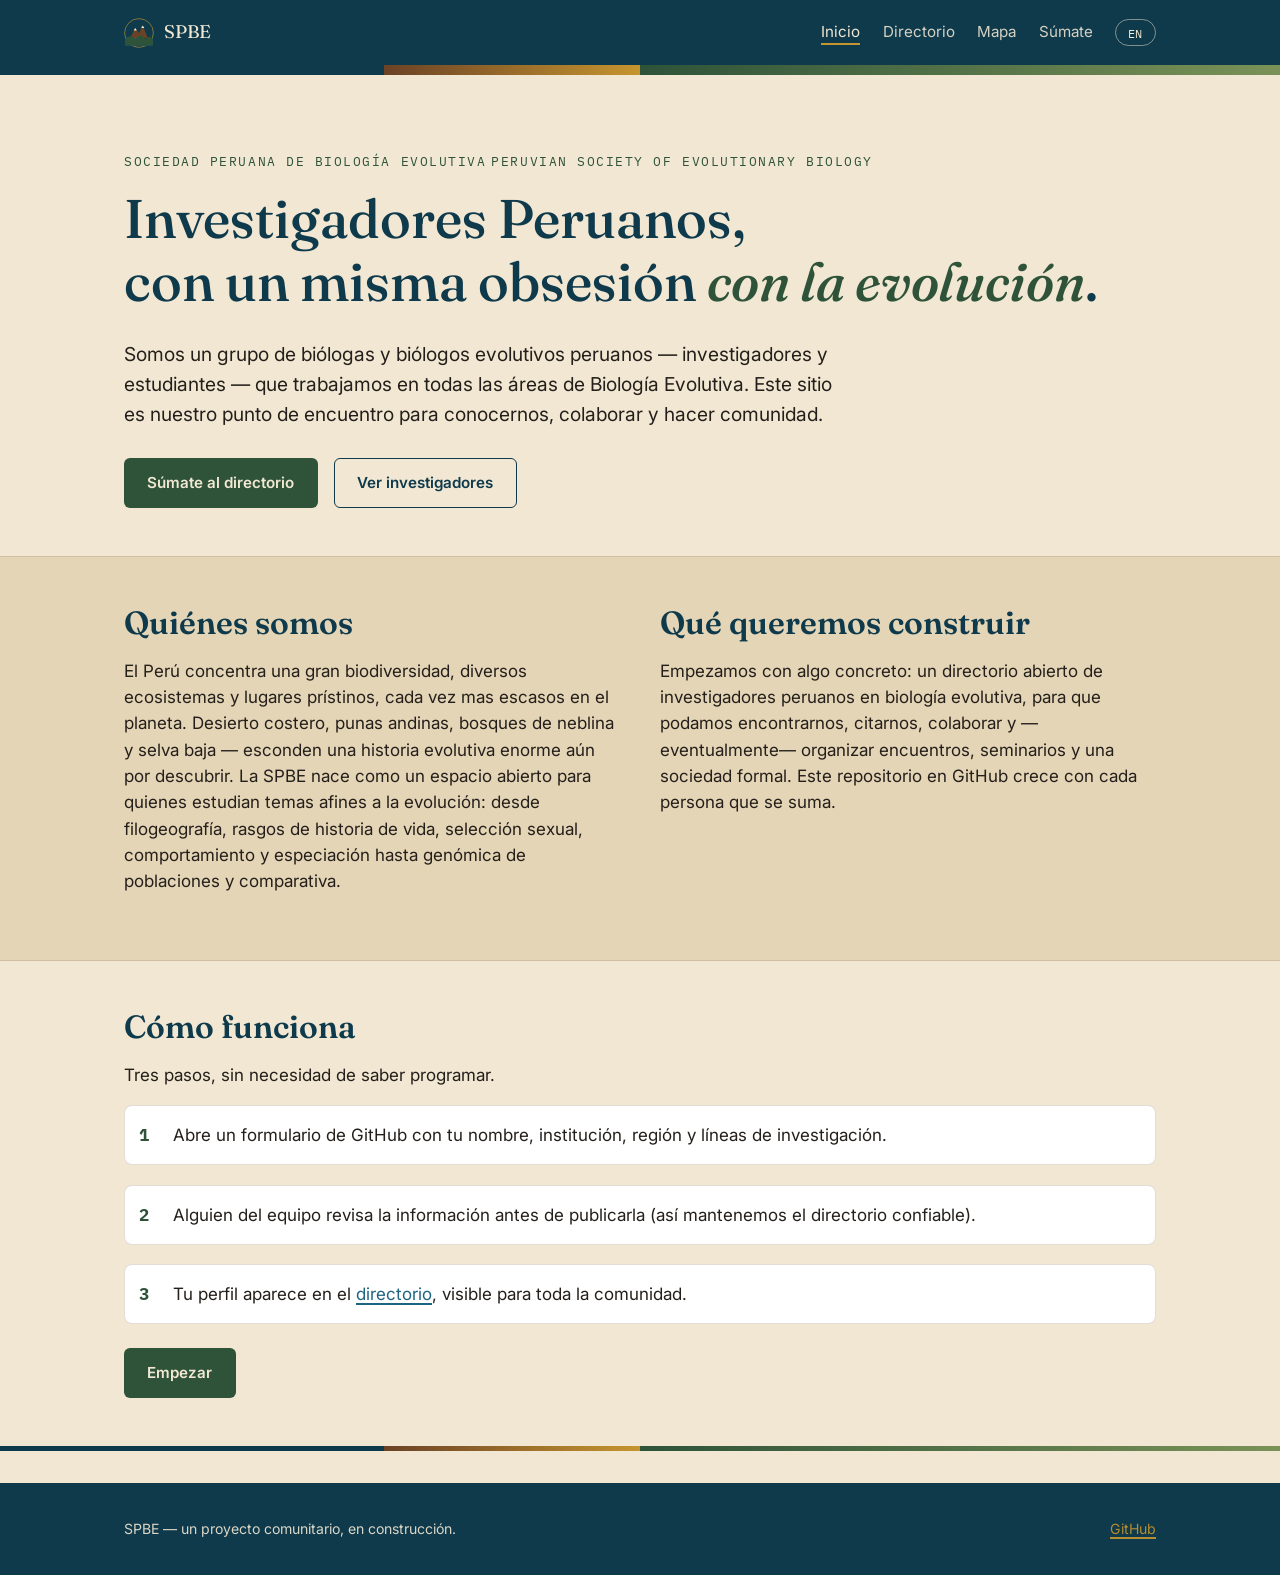
<file: index.html>
<!DOCTYPE html>
<html lang="es">
<head>
<meta charset="UTF-8">
<meta name="viewport" content="width=device-width, initial-scale=1.0">
<title>SPBE — Sociedad Peruana de Biología Evolutiva</title>
<meta name="description" content="Sociedad Peruana de Biología Evolutiva: comunidad de investigadores de evolución Peruanos.">
<link rel="preconnect" href="https://fonts.googleapis.com">
<link href="https://fonts.googleapis.com/css2?family=Fraunces:ital,wght@0,400;0,500;0,600;1,500&family=Inter:wght@400;500;600;700&family=IBM+Plex+Mono:ital@0;1&display=swap" rel="stylesheet">
<link rel="stylesheet" href="assets/style.css">
</head>
<body>

<header class="site-header">
  <div class="wrap">
    <a class="brand" href="index.html">
      <img class="brand-mark" src="assets/logo.svg" alt="">
      <span>SPBE</span>
    </a>
    <nav class="site-nav">
      <a href="index.html" class="active" data-lang="es">Inicio</a>
      <a href="index.html" class="active" data-lang="en">Home</a>
      <a href="directorio.html" data-lang="es">Directorio</a>
      <a href="directorio.html" data-lang="en">Directory</a>
      <a href="mapa.html" data-lang="es">Mapa</a>
      <a href="mapa.html" data-lang="en">Map</a>
      <a href="unirse.html" data-lang="es">Súmate</a>
      <a href="unirse.html" data-lang="en">Join</a>
      <button id="lang-toggle" type="button">EN</button>
    </nav>
  </div>
</header>
<div class="region-band"></div>

<!-- TODO: photo gallery goes here (coast / Andes / rainforest) -->

<main>
  <section class="hero">
    <div class="wrap">
      <span class="eyebrow" data-lang="es">Sociedad Peruana de Biología Evolutiva</span>
      <span class="eyebrow" data-lang="en">Peruvian Society of Evolutionary Biology</span>

      <h1 data-lang="es">Investigadores Peruanos,<br> con un misma obsesión <em>con la evolución</em>.</h1>
      <h1 data-lang="en">Peruvian researchers,<br> with the same obsession <em>for evolution</em>.</h1>

      <p class="lead" data-lang="es">
        Somos un grupo de biólogas y biólogos evolutivos peruanos —
        investigadores y estudiantes — que trabajamos en todas las áreas de Biología Evolutiva.
        Este sitio es nuestro punto de encuentro para conocernos, colaborar y hacer comunidad.
      </p>
      <p class="lead" data-lang="en">
        We are a group of Peruvian evolutionary biologists —
        researchers, and students — working in all areas of evolutionary biology.
        This site is our meeting point to get to know each other, collaborate and build community.
      </p>

      <div class="hero-actions">
        <a class="btn btn-primary" href="unirse.html" data-lang="es">Súmate al directorio</a>
        <a class="btn btn-primary" href="unirse.html" data-lang="en">Join the directory</a>
        <a class="btn btn-outline" href="directorio.html" data-lang="es">Ver investigadores</a>
        <a class="btn btn-outline" href="directorio.html" data-lang="en">Browse researchers</a>
      </div>
    </div>
  </section>

  <section class="section-alt">
    <div class="wrap two-col">
      <div>
        <h2 data-lang="es">Quiénes somos</h2>
        <h2 data-lang="en">Who we are</h2>
        <p data-lang="es">
          El Perú concentra una gran biodiversidad, diversos ecosistemas y
          lugares prístinos, cada vez mas escasos en el planeta. Desierto
          costero, punas andinas, bosques de neblina y selva baja — esconden
          una historia evolutiva enorme aún por descubrir. La SPBE nace como
          un espacio abierto para quienes estudian temas afines a la evolución:
          desde filogeografía, rasgos de historia de vida, selección sexual,
          comportamiento y especiación hasta genómica de poblaciones y comparativa.
        </p>
        <p data-lang="en">
          Peru holds a great biodiversity, different ecosystems and pristine
          places nowadays more and more scarse in the planet. Coastal desert,
          Andean puna, cloud forest, and lowland rainforest — hide an evolutionary
          story still to be discovered. SPBE begins as an open space for the people
          studying subjects within evolution: from phylogeography, life history traits,
          sexual selection, behaviour and speciation to
          population genomics and comparative genomics.
        </p>
      </div>
      <div>
        <h2 data-lang="es">Qué queremos construir</h2>
        <h2 data-lang="en">What we want to build</h2>
        <p data-lang="es">
          Empezamos con algo concreto: un directorio abierto de investigadores
          peruanos en biología evolutiva, para que podamos encontrarnos,
          citarnos, colaborar y —eventualmente— organizar encuentros,
          seminarios y una sociedad formal. Este repositorio en GitHub crece
          con cada persona que se suma.
        </p>
        <p data-lang="en">
          We're starting with something concrete: an open directory of
          Peruvian evolutionary biology researchers, so we can find each
          other, cite each other's work, collaborate, and — eventually —
          organize meetings, seminars, and a formal society. This GitHub
          repository grows with every person who joins.
        </p>
      </div>
    </div>
  </section>

  <section>
    <div class="wrap">
      <h2 data-lang="es">Cómo funciona</h2>
      <h2 data-lang="en">How it works</h2>
      <p data-lang="es">Tres pasos, sin necesidad de saber programar.</p>
      <p data-lang="en">Three steps, no coding required.</p>
      <ol class="steps">
        <li>
          <span data-lang="es">Abre un formulario de GitHub con tu nombre, institución, región y líneas de investigación.</span>
          <span data-lang="en">Open a GitHub form with your name, institution, region, and research interests.</span>
        </li>
        <li>
          <span data-lang="es">Alguien del equipo revisa la información antes de publicarla (así mantenemos el directorio confiable).</span>
          <span data-lang="en">Someone on the team reviews the information before it's published (this keeps the directory reliable).</span>
        </li>
        <li>
          <span data-lang="es">Tu perfil aparece en el <a href="directorio.html">directorio</a>, visible para toda la comunidad.</span>
          <span data-lang="en">Your profile appears in the <a href="directorio.html">directory</a>, visible to the whole community.</span>
        </li>
      </ol>
      <div class="hero-actions" style="margin-top:1.5rem">
        <a class="btn btn-primary" href="unirse.html" data-lang="es">Empezar</a>
        <a class="btn btn-primary" href="unirse.html" data-lang="en">Get started</a>
      </div>
    </div>
  </section>
</main>

<div class="region-band thin"></div>
<footer>
  <div class="wrap">
    <span data-lang="es">SPBE — un proyecto comunitario, en construcción.</span>
    <span data-lang="en">SPBE — a community project, under construction.</span>
    <a data-repo-link href="#" target="_blank" rel="noopener">GitHub</a>
  </div>
</footer>

<script src="assets/main.js"></script>
</body>
</html>
</file>
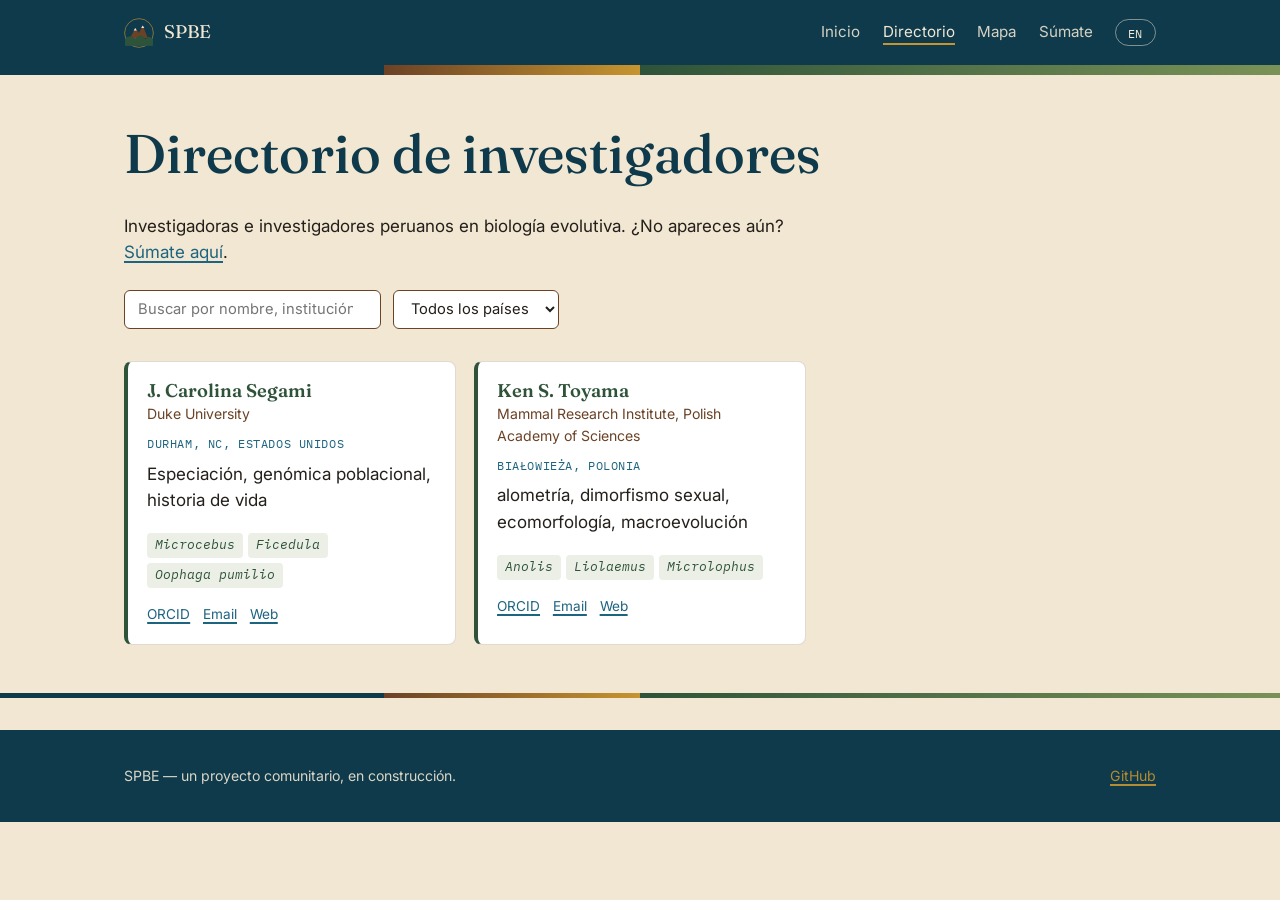
<file: directorio.html>
<!DOCTYPE html>
<html lang="es">
<head>
<meta charset="UTF-8">
<meta name="viewport" content="width=device-width, initial-scale=1.0">
<title>Directorio — SPBE</title>
<link rel="preconnect" href="https://fonts.googleapis.com">
<link href="https://fonts.googleapis.com/css2?family=Fraunces:ital,wght@0,400;0,500;0,600;1,500&family=Inter:wght@400;500;600;700&family=IBM+Plex+Mono:ital@0;1&display=swap" rel="stylesheet">
<link rel="stylesheet" href="assets/style.css">
</head>
<body>

<header class="site-header">
  <div class="wrap">
    <a class="brand" href="index.html">
      <img class="brand-mark" src="assets/logo.svg" alt="">
      <span>SPBE</span>
    </a>
    <nav class="site-nav">
      <a href="index.html" data-lang="es">Inicio</a>
      <a href="index.html" data-lang="en">Home</a>
      <a href="directorio.html" class="active" data-lang="es">Directorio</a>
      <a href="directorio.html" class="active" data-lang="en">Directory</a>
      <a href="mapa.html" data-lang="es">Mapa</a>
      <a href="mapa.html" data-lang="en">Map</a>
      <a href="unirse.html" data-lang="es">Súmate</a>
      <a href="unirse.html" data-lang="en">Join</a>
      <button id="lang-toggle" type="button">EN</button>
    </nav>
  </div>
</header>
<div class="region-band"></div>

<main>
  <section>
    <div class="wrap">
      <h1 data-lang="es">Directorio de investigadores</h1>
      <h1 data-lang="en">Researcher directory</h1>
      <p data-lang="es">Investigadoras e investigadores peruanos en biología evolutiva. ¿No apareces aún? <a href="unirse.html">Súmate aquí</a>.</p>
      <p data-lang="en">Peruvian researchers in evolutionary biology. Not listed yet? <a href="unirse.html">Add yourself</a>.</p>

      <div id="dir-sample-notice" class="empty-state" style="display:none; margin-bottom:1.5rem;">
        <span data-lang="es">Aún no hay <code>data/researchers.json</code> publicado — estás viendo perfiles de ejemplo. Súmate para ser la primera entrada real.</span>
        <span data-lang="en">No <code>data/researchers.json</code> published yet — you're seeing sample profiles. Join to be the first real entry.</span>
      </div>

      <div class="dir-controls">
        <input id="dir-search" type="search" placeholder="Buscar por nombre, institución, taxón..."
               data-placeholder-es="Buscar por nombre, institución, taxón..."
               data-placeholder-en="Search by name, institution, taxon...">
                <select id="dir-country">
          <option value="" data-label-es="Todos los países" data-label-en="All countries">Todos los países</option>
          <!-- Country options are added automatically by main.js, based on who's actually in the directory. -->
        </select>
      </div>

      <div id="dir-grid" class="dir-grid"></div>
    </div>
  </section>
</main>

<div class="region-band thin"></div>
<footer>
  <div class="wrap">
    <span data-lang="es">SPBE — un proyecto comunitario, en construcción.</span>
    <span data-lang="en">SPBE — a community project, under construction.</span>
    <a data-repo-link href="#" target="_blank" rel="noopener">GitHub</a>
  </div>
</footer>

<script src="assets/countries.js"></script>
<script src="assets/directory-data.js"></script>
<script src="assets/main.js"></script>
</body>
</html>
</file>
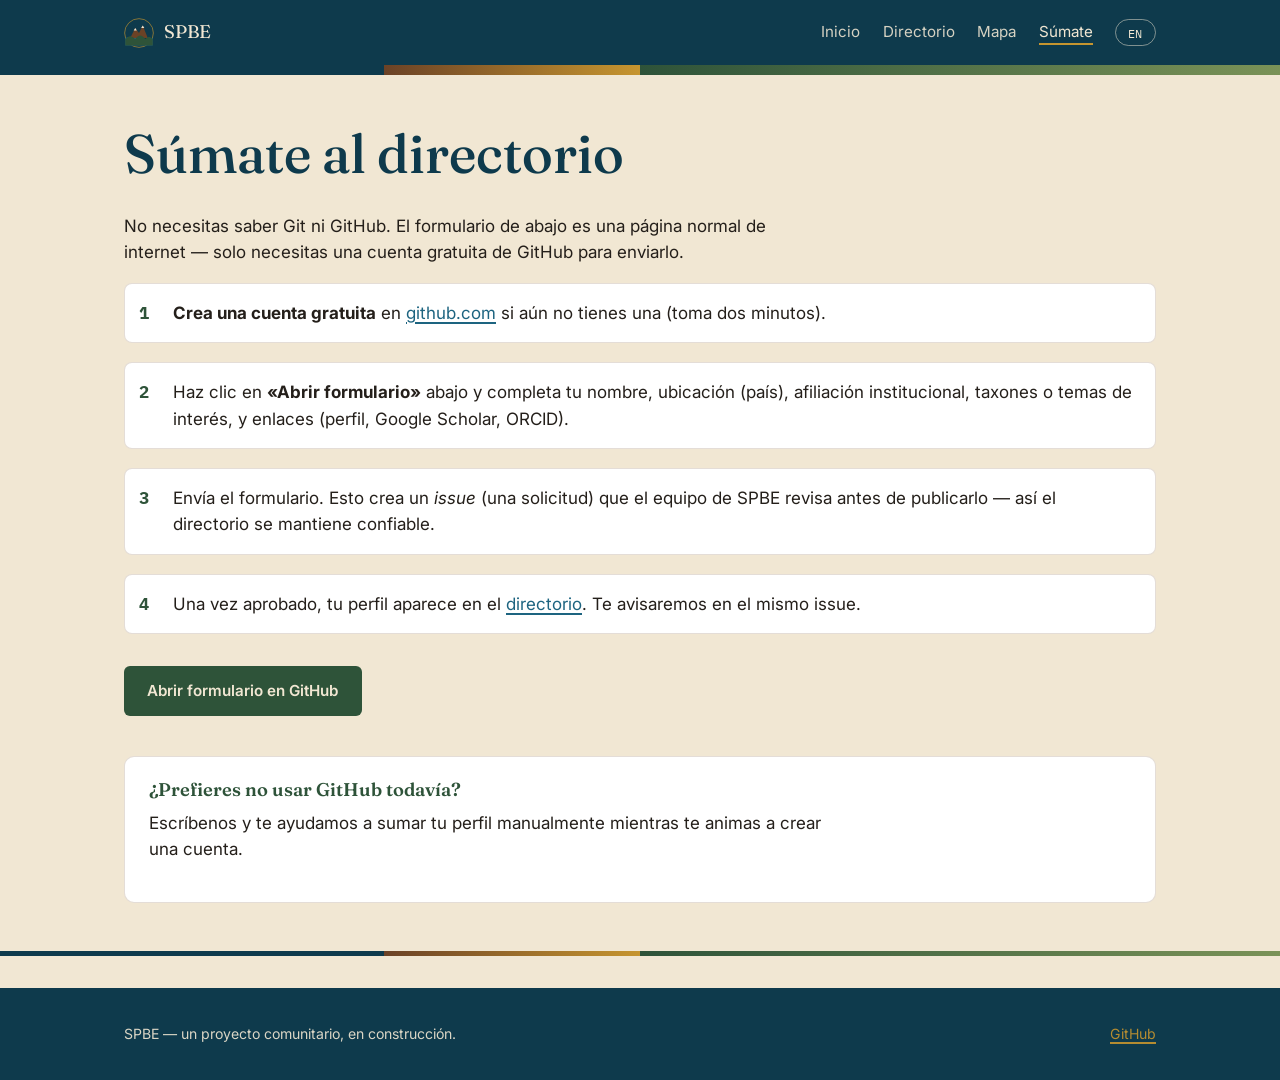
<file: unirse.html>
<!DOCTYPE html>
<html lang="es">
<head>
<meta charset="UTF-8">
<meta name="viewport" content="width=device-width, initial-scale=1.0">
<title>Súmate — SPBE</title>
<link rel="preconnect" href="https://fonts.googleapis.com">
<link href="https://fonts.googleapis.com/css2?family=Fraunces:ital,wght@0,400;0,500;0,600;1,500&family=Inter:wght@400;500;600;700&family=IBM+Plex+Mono:ital@0;1&display=swap" rel="stylesheet">
<link rel="stylesheet" href="assets/style.css">
</head>
<body>

<header class="site-header">
  <div class="wrap">
    <a class="brand" href="index.html">
      <img class="brand-mark" src="assets/logo.svg" alt="">
      <span>SPBE</span>
    </a>
    <nav class="site-nav">
      <a href="index.html" data-lang="es">Inicio</a>
      <a href="index.html" data-lang="en">Home</a>
      <a href="directorio.html" data-lang="es">Directorio</a>
      <a href="directorio.html" data-lang="en">Directory</a>
      <a href="mapa.html" data-lang="es">Mapa</a>
      <a href="mapa.html" data-lang="en">Map</a>
      <a href="unirse.html" class="active" data-lang="es">Súmate</a>
      <a href="unirse.html" class="active" data-lang="en">Join</a>
      <button id="lang-toggle" type="button">EN</button>
    </nav>
  </div>
</header>
<div class="region-band"></div>

<main>
  <section>
    <div class="wrap">
      <h1 data-lang="es">Súmate al directorio</h1>
      <h1 data-lang="en">Join the directory</h1>
      <p data-lang="es">
        No necesitas saber Git ni GitHub. El formulario de abajo es una página
        normal de internet — solo necesitas una cuenta gratuita de GitHub
        para enviarlo.
      </p>
      <p data-lang="en">
        You don't need to know Git or GitHub. The form below is a normal web
        page — you just need a free GitHub account to submit it.
      </p>

      <ol class="steps">
        <li>
          <span data-lang="es"><strong>Crea una cuenta gratuita</strong> en <a href="https://github.com/signup" target="_blank" rel="noopener">github.com</a> si aún no tienes una (toma dos minutos).</span>
          <span data-lang="en"><strong>Create a free account</strong> at <a href="https://github.com/signup" target="_blank" rel="noopener">github.com</a> if you don't have one yet (takes two minutes).</span>
        </li>
        <li>
                    <span data-lang="es">Haz clic en <strong>«Abrir formulario»</strong> abajo y completa tu nombre, ubicación (país), afiliación institucional, taxones o temas de interés, y enlaces (perfil, Google Scholar, ORCID).</span>
          <span data-lang="en">Click <strong>"Open form"</strong> below and fill in your name, location (country), institutional affiliation, taxa or research interests, and links (profile, Google Scholar, ORCID).</span>
        </li>
        <li>
          <span data-lang="es">Envía el formulario. Esto crea un <em>issue</em> (una solicitud) que el equipo de SPBE revisa antes de publicarlo — así el directorio se mantiene confiable.</span>
          <span data-lang="en">Submit the form. This creates an <em>issue</em> (a request) that the SPBE team reviews before publishing — this keeps the directory reliable.</span>
        </li>
        <li>
          <span data-lang="es">Una vez aprobado, tu perfil aparece en el <a href="directorio.html">directorio</a>. Te avisaremos en el mismo issue.</span>
          <span data-lang="en">Once approved, your profile appears in the <a href="directorio.html">directory</a>. We'll notify you on the same issue.</span>
        </li>
      </ol>

      <div class="hero-actions" style="margin-top:2rem">
        <a class="btn btn-primary" data-issue-link href="#" target="_blank" rel="noopener" data-lang="es">Abrir formulario en GitHub</a>
        <a class="btn btn-primary" data-issue-link href="#" target="_blank" rel="noopener" data-lang="en">Open form on GitHub</a>
      </div>

      <div class="card" style="margin-top:2.5rem">
        <h3 data-lang="es">¿Prefieres no usar GitHub todavía?</h3>
        <h3 data-lang="en">Prefer not to use GitHub yet?</h3>
        <p data-lang="es">Escríbenos y te ayudamos a sumar tu perfil manualmente mientras te animas a crear una cuenta.</p>
        <p data-lang="en">Reach out and we'll help add your profile manually while you get set up with an account.</p>
      </div>
    </div>
  </section>
</main>

<div class="region-band thin"></div>
<footer>
  <div class="wrap">
    <span data-lang="es">SPBE — un proyecto comunitario, en construcción.</span>
    <span data-lang="en">SPBE — a community project, under construction.</span>
    <a data-repo-link href="#" target="_blank" rel="noopener">GitHub</a>
  </div>
</footer>

<script src="assets/main.js"></script>
</body>
</html>
</file>
<file: assets/style.css>
/* =========================================================
   SPBE — Sociedad Peruana de Biología Evolutiva
   Design tokens: three regions of Peru as one motif —
   Costa (sea deep blue) · Sierra (Andes brown/gold) · Selva (rainforest green)
   ========================================================= */

:root {
  /* Color: named after what they represent, not generic swatch names */
  --sea-deep:     #0E3A4C;  /* Pacific at dusk — dark backgrounds, header */
  --sea-mid:      #1D6480;  /* shallow coastal water — links, secondary accents */
  --forest:       #2E5339;  /* rainforest canopy — primary actions, headings */
  --forest-light: #7A9257;  /* cloud-forest moss — tags, hovers */
  --andes-brown:  #6B4226;  /* high-Andes soil — borders, rules */
  --gold:         #C6952F;  /* Inca gold — sparing highlight only */
  --sand:         #F1E7D3;  /* altiplano paper — page background */
  --sand-deep:    #E4D5B7;  /* card background, slightly deeper sand */
  --ink:          #241F1A;  /* warm near-black — body text */

  --font-display: "Fraunces", "Iowan Old Style", serif;
  --font-body: "Inter", -apple-system, BlinkMacSystemFont, sans-serif;
  --font-mono: "IBM Plex Mono", ui-monospace, monospace;

  --max-w: 1080px;
}

* { box-sizing: border-box; }

html { scroll-behavior: smooth; }

@media (prefers-reduced-motion: reduce) {
  html { scroll-behavior: auto; }
  * { animation-duration: 0.001ms !important; transition-duration: 0.001ms !important; }
}

body {
  margin: 0;
  background: var(--sand);
  color: var(--ink);
  font-family: var(--font-body);
  line-height: 1.55;
  font-size: 17px;
}

h1, h2, h3 {
  font-family: var(--font-display);
  font-weight: 600;
  color: var(--sea-deep);
  line-height: 1.15;
  margin: 0 0 0.5em;
}

h1 { font-size: clamp(2.1rem, 5vw, 3.4rem); font-weight: 500; }
h2 { font-size: clamp(1.5rem, 3vw, 2rem); }
h3 { font-size: 1.15rem; color: var(--forest); }

p { margin: 0 0 1em; max-width: 62ch; }

a { color: var(--sea-mid); text-decoration-thickness: 1.5px; text-underline-offset: 3px; }
a:hover { color: var(--forest); }

a:focus-visible, button:focus-visible, input:focus-visible, select:focus-visible, textarea:focus-visible {
  outline: 3px solid var(--gold);
  outline-offset: 2px;
}

.wrap {
  max-width: var(--max-w);
  margin: 0 auto;
  padding: 0 1.5rem;
}

/* ---------- Header ---------- */

.site-header {
  background: var(--sea-deep);
  color: var(--sand);
  padding: 1.1rem 0;
}

.site-header .wrap {
  display: flex;
  align-items: center;
  justify-content: space-between;
  gap: 1rem;
  flex-wrap: wrap;
}

.brand {
  display: flex;
  align-items: center;
  gap: 0.6rem;
  color: var(--sand);
  text-decoration: none;
  font-family: var(--font-display);
  font-size: 1.15rem;
  letter-spacing: 0.01em;
}
.brand:hover { color: var(--gold); }

.brand-mark {
  width: 30px;
  height: 30px;
  flex-shrink: 0;
}

nav.site-nav { display: flex; gap: 1.4rem; align-items: center; }
nav.site-nav a {
  color: var(--sand);
  opacity: 0.88;
  font-size: 0.95rem;
  text-decoration: none;
  border-bottom: 2px solid transparent;
}
nav.site-nav a:hover, nav.site-nav a.active {
  opacity: 1;
  border-color: var(--gold);
  color: var(--sand);
}

#lang-toggle {
  background: transparent;
  border: 1.5px solid rgba(241,231,211,0.5);
  color: var(--sand);
  border-radius: 999px;
  padding: 0.3rem 0.75rem;
  font-family: var(--font-mono);
  font-size: 0.78rem;
  letter-spacing: 0.04em;
  cursor: pointer;
}
#lang-toggle:hover { border-color: var(--gold); color: var(--gold); }

/* ---------- Signature motif: Costa · Sierra · Selva band ---------- */

.region-band {
  height: 10px;
  width: 100%;
  background: linear-gradient(
    90deg,
    var(--sea-deep) 0%, var(--sea-deep) 30%,
    var(--andes-brown) 30%, var(--gold) 50%,
    var(--forest) 50%, var(--forest-light) 100%
  );
}

.region-band.thin { height: 5px; }

.region-labels {
  display: flex;
  justify-content: space-between;
  font-family: var(--font-mono);
  font-size: 0.72rem;
  letter-spacing: 0.08em;
  text-transform: uppercase;
  color: var(--andes-brown);
  opacity: 0.75;
  padding: 0.35rem 0.1rem 0;
}

/* ---------- Hero ---------- */

.hero {
  padding: 4.5rem 0 3rem;
}

.hero .eyebrow {
  font-family: var(--font-mono);
  font-size: 0.8rem;
  letter-spacing: 0.12em;
  text-transform: uppercase;
  color: var(--forest);
  margin-bottom: 1rem;
  display: inline-block;
}

.hero h1 em {
  font-style: italic;
  color: var(--forest);
}

.hero .lead {
  font-size: 1.2rem;
  max-width: 60ch;
  color: var(--ink);
}

.hero-actions {
  display: flex;
  gap: 1rem;
  margin-top: 1.8rem;
  flex-wrap: wrap;
}

/* ---------- Buttons ---------- */

.btn {
  display: inline-flex;
  align-items: center;
  gap: 0.5rem;
  padding: 0.75rem 1.4rem;
  border-radius: 6px;
  font-weight: 600;
  font-size: 0.95rem;
  text-decoration: none;
  border: 1.5px solid transparent;
  cursor: pointer;
  transition: transform 0.12s ease, background 0.15s ease;
}
.btn:hover { transform: translateY(-1px); }

.btn-primary { background: var(--forest); color: var(--sand); }
.btn-primary:hover { background: #24422c; color: var(--sand); }

.btn-outline {
  background: transparent;
  border-color: var(--sea-deep);
  color: var(--sea-deep);
}
.btn-outline:hover { background: var(--sea-deep); color: var(--sand); }

/* ---------- Sections ---------- */

section { padding: 3rem 0; }

.section-alt {
  background: var(--sand-deep);
  border-top: 1px solid rgba(107,66,38,0.15);
  border-bottom: 1px solid rgba(107,66,38,0.15);
}

.two-col {
  display: grid;
  grid-template-columns: 1fr 1fr;
  gap: 2.5rem;
  align-items: start;
}

@media (max-width: 720px) {
  .two-col { grid-template-columns: 1fr; }
}

.card {
  background: #fff;
  border: 1px solid rgba(107,66,38,0.18);
  border-radius: 10px;
  padding: 1.4rem 1.5rem;
}

/* ---------- Directory ---------- */

.dir-controls {
  display: flex;
  gap: 0.8rem;
  flex-wrap: wrap;
  margin: 1.5rem 0 2rem;
}

.dir-controls input, .dir-controls select {
  font-family: var(--font-body);
  padding: 0.55rem 0.8rem;
  border: 1.5px solid var(--andes-brown);
  border-radius: 6px;
  background: #fff;
  color: var(--ink);
  font-size: 0.92rem;
}

.dir-grid {
  display: grid;
  grid-template-columns: repeat(auto-fill, minmax(260px, 1fr));
  gap: 1.1rem;
}

.researcher-card {
  background: #fff;
  border: 1px solid rgba(107,66,38,0.2);
  border-left: 4px solid var(--forest);
  border-radius: 8px;
  padding: 1.1rem 1.2rem;
}

.researcher-card h3 { margin-bottom: 0.15rem; }

.researcher-card .inst {
  font-size: 0.88rem;
  color: var(--andes-brown);
  margin-bottom: 0.6rem;
}

.researcher-card .taxa {
  font-family: var(--font-mono);
  font-style: italic;
  font-size: 0.82rem;
  color: var(--forest);
  background: rgba(122,146,87,0.15);
  display: inline-block;
  padding: 0.15rem 0.5rem;
  border-radius: 4px;
  margin: 0.15rem 0.3rem 0.15rem 0;
}

.researcher-card .region-tag {
  font-family: var(--font-mono);
  font-size: 0.72rem;
  text-transform: uppercase;
  letter-spacing: 0.05em;
  color: var(--sea-mid);
}

.researcher-card .links a {
  font-size: 0.85rem;
  margin-right: 0.8rem;
}

.empty-state, .error-state {
  border: 1.5px dashed var(--andes-brown);
  border-radius: 8px;
  padding: 2rem;
  text-align: center;
  color: var(--andes-brown);
}

/* ---------- Steps (join page) ---------- */

.steps {
  counter-reset: step;
  padding: 0;
  list-style: none;
  display: grid;
  gap: 1.2rem;
}

.steps li {
  position: relative;
  padding-left: 3rem;
  background: #fff;
  border: 1px solid rgba(107,66,38,0.18);
  border-radius: 8px;
  padding: 1rem 1.3rem 1rem 3rem;
}

.steps li::before {
  counter-increment: step;
  content: counter(step);
  position: absolute;
  left: 0.9rem;
  top: 1rem;
  font-family: var(--font-mono);
  font-weight: 700;
  color: var(--forest);
}

/* ---------- Map ---------- */

#map {
  height: 480px;
  width: 100%;
  border-radius: 10px;
  border: 1px solid rgba(107,66,38,0.25);
  margin-top: 1.5rem;
  background: var(--sand-deep);
  overflow: hidden;
}

/* Tint the raw OpenStreetMap tiles toward the site's warm sand/forest
   palette instead of their default blue/green. Markers and popups sit in
   a different pane, so they're unaffected. */
#map .leaflet-tile-pane {
  filter: sepia(25%) saturate(65%) brightness(1.04) hue-rotate(-6deg);
}

.spbe-pin span {
  display: block;
  width: 14px;
  height: 14px;
  border-radius: 50%;
  background: var(--gold);
  border: 2px solid var(--sea-deep);
  box-shadow: 0 0 0 3px rgba(198,149,47,0.25);
}

.leaflet-popup-content-wrapper {
  background: #fff;
  color: var(--ink);
  border-radius: 8px;
  font-family: var(--font-body);
}
.leaflet-popup-content { font-size: 0.88rem; line-height: 1.4; margin: 0.7rem 0.9rem; }
.leaflet-popup-content strong { font-family: var(--font-display); color: var(--sea-deep); }
.leaflet-popup-content .map-popup-inst { color: var(--andes-brown); }
.leaflet-popup-content .map-popup-country {
  font-family: var(--font-mono);
  font-size: 0.72rem;
  text-transform: uppercase;
  letter-spacing: 0.05em;
  color: var(--sea-mid);
}
.leaflet-popup-tip { background: #fff; }

/* ---------- Footer ---------- */

footer {
  background: var(--sea-deep);
  color: var(--sand);
  padding: 2.2rem 0;
  margin-top: 2rem;
}
footer a { color: var(--gold); }
footer .wrap { display: flex; justify-content: space-between; flex-wrap: wrap; gap: 1rem; font-size: 0.88rem; opacity: 0.9; }

/* ---------- Utility: language visibility ---------- */

[data-lang="en"] { display: none; }
html[lang="en"] [data-lang="es"] { display: none; }
html[lang="en"] [data-lang="en"] { display: initial; }
</file>
